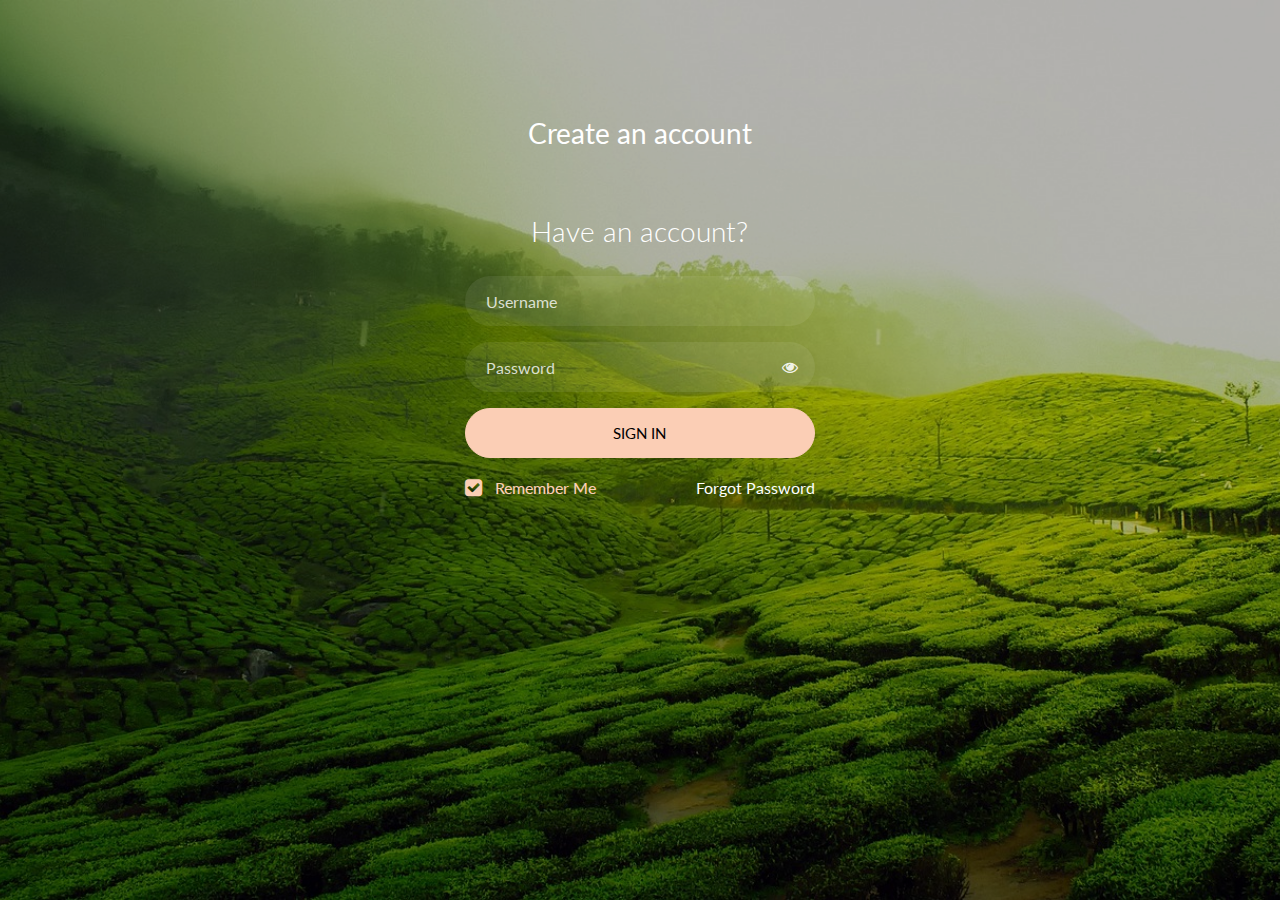
<file: login-form-20/index.html>
<!doctype html>
<html lang="en">
  <head>
  	<title>Login page</title>
    <meta charset="utf-8">
    <meta name="viewport" content="width=device-width, initial-scale=1, shrink-to-fit=no">

	<link href="https://fonts.googleapis.com/css?family=Lato:300,400,700&display=swap" rel="stylesheet">

	<link rel="stylesheet" href="https://stackpath.bootstrapcdn.com/font-awesome/4.7.0/css/font-awesome.min.css">
	
	<link rel="stylesheet" href="css/style.css">

	</head>
	<body class="img js-fullheight" style="background-image: url(images/bg.jpg);">
	<section class="ftco-section">
		<div class="container">
			<div class="row justify-content-center">
				<div class="col-md-6 text-center mb-5">
					<a href="signup.html"> <h2 class="heading-section">Create an account</h2></a>
					
				</div>
			</div>
			<div class="row justify-content-center">
				<div class="col-md-6 col-lg-4">
					<div class="login-wrap p-0">
		      	<h3 class="mb-4 text-center">Have an account?</h3>
		      	<form action="" method="post" class="signin-form">
		      		<div class="form-group">
		      			<input type="text" class="form-control" placeholder="Username" required>
		      		</div>
	            <div class="form-group">
	              <input id="password-field" type="password" class="form-control" placeholder="Password" required>
	              <span toggle="#password-field" class="fa fa-fw fa-eye field-icon toggle-password"></span>
	            </div>
	            <div class="form-group">
	            	<button type="submit" class="form-control btn btn-primary submit px-3">Sign In</button>
	            </div>
	            <div class="form-group d-md-flex">
	            	<div class="w-50">
		            	<label class="checkbox-wrap checkbox-primary">Remember Me
									  <input type="checkbox" checked>
									  <span class="checkmark"></span>
									</label>
								</div>
								<div class="w-50 text-md-right">
									<a href="#" style="color: #fff">Forgot Password</a>
								</div>
	            </div>
	          </form>
	          </div>
		      </div>
				</div>
			</div>
		</div>
	</section>

	<script src="js/jquery.min.js"></script>
  <script src="js/popper.js"></script>
  <script src="js/bootstrap.min.js"></script>
  <script src="js/main.js"></script>

	</body>
</html>
</file>
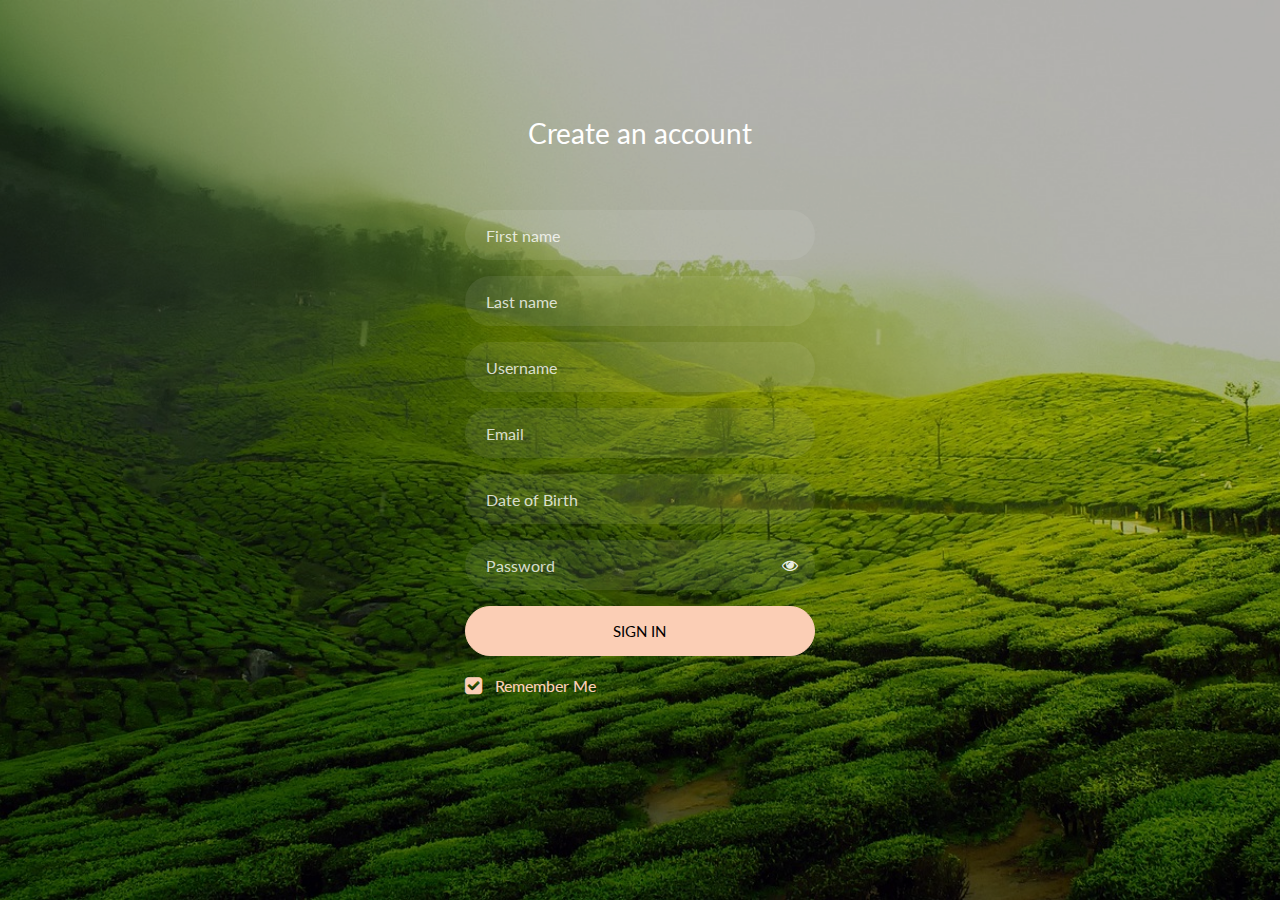
<file: login-form-20/signup.html>
<!doctype html>
<html lang="en">
  <head>
  	<title>Login page</title>
    <meta charset="utf-8">
    <meta name="viewport" content="width=device-width, initial-scale=1, shrink-to-fit=no">

	<link href="https://fonts.googleapis.com/css?family=Lato:300,400,700&display=swap" rel="stylesheet">

	<link rel="stylesheet" href="https://stackpath.bootstrapcdn.com/font-awesome/4.7.0/css/font-awesome.min.css">
	
	<link rel="stylesheet" href="css/style.css">

	</head>
	<body class="img js-fullheight" style="background-image: url(images/bg.jpg);">
	<section class="ftco-section">
		<div class="container">
			<div class="row justify-content-center">
				<div class="col-md-6 text-center mb-5">
					<h2 class="heading-section">Create an account</h2>
				</div>
			</div>
			<div class="row justify-content-center">
				<div class="col-md-6 col-lg-4">
					<div class="login-wrap p-0">
		      	<form action="connect.php" class="signin-form" method="post">
					<div class="form-group">
						<input type="text" class="form-control" placeholder="First name" required name="firstname">
					</div>
					<div class="form-group">
						<input type="text" class="form-control" placeholder="Last name" required name="lastname">
					</div>
		      		<div class="form-group">
		      			<input type="text" class="form-control" placeholder="Username" required name="Username">
					</div>
					<div class="form-group">
						<input type="email" class="form-control" placeholder="Email" required name="email">
					</div>
					<div class="form-group">
					<input type="text" class="form-control" placeholder="Date of Birth" onfocus="(this.type='date')"89 required name="dateofbirth">
					</div>
	            <div class="form-group">
	              <input id="password-field" type="password" class="form-control" placeholder="Password" required name="password">
	              <span toggle="#password-field" class="fa fa-fw fa-eye field-icon toggle-password"></span>
				</div>
	            <div class="form-group">
	            	<button type="submit" class="form-control btn btn-primary submit px-3">Sign In</button>
	            </div>
	            <div class="form-group d-md-flex">
	            	<div class="w-50">
		            	<label class="checkbox-wrap checkbox-primary">Remember Me
									  <input type="checkbox" checked>
									  <span class="checkmark"></span>
									</label>
								</div>
	            </div>
	          </form>
	          </div>
		      </div>
				</div>
			</div>
		</div>
	</section>

	<script src="js/jquery.min.js"></script>
  <script src="js/popper.js"></script>
  <script src="js/bootstrap.min.js"></script>
  <script src="js/main.js"></script>

	</body>
</html>
</file>
